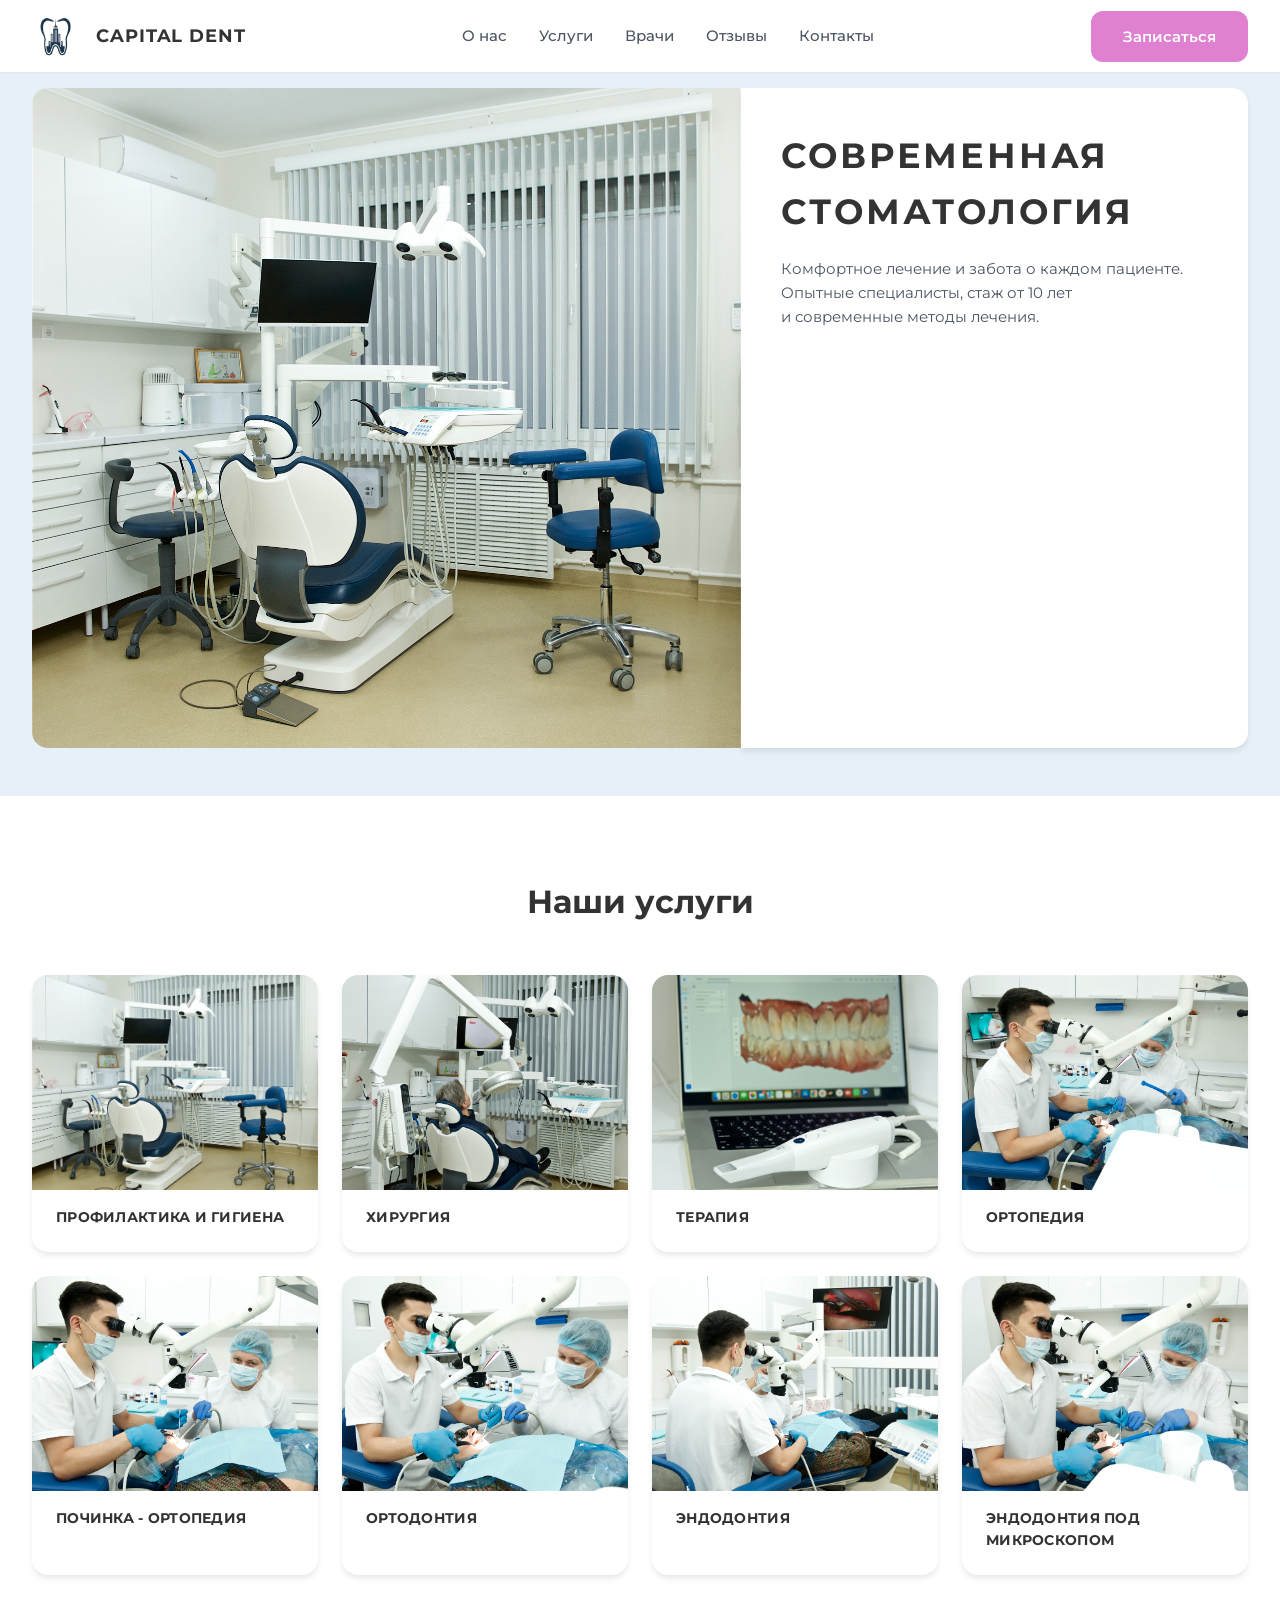
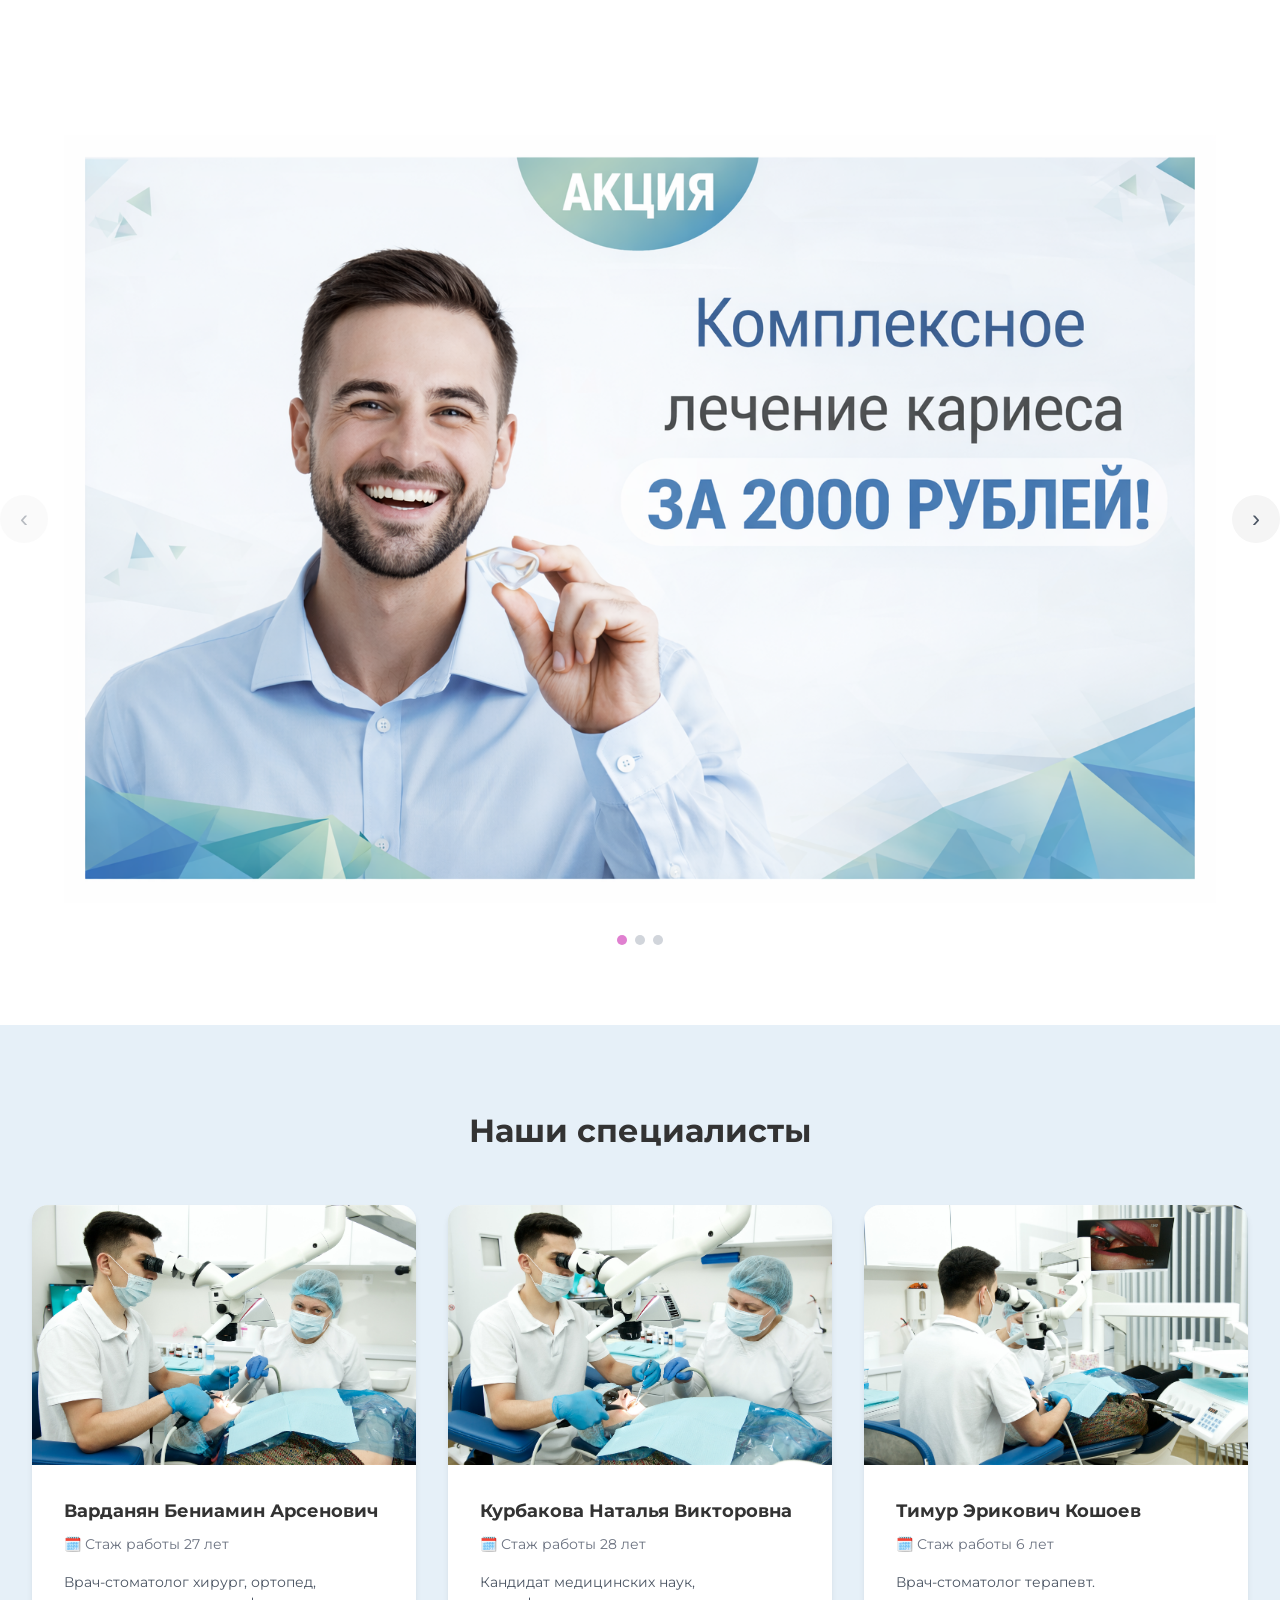
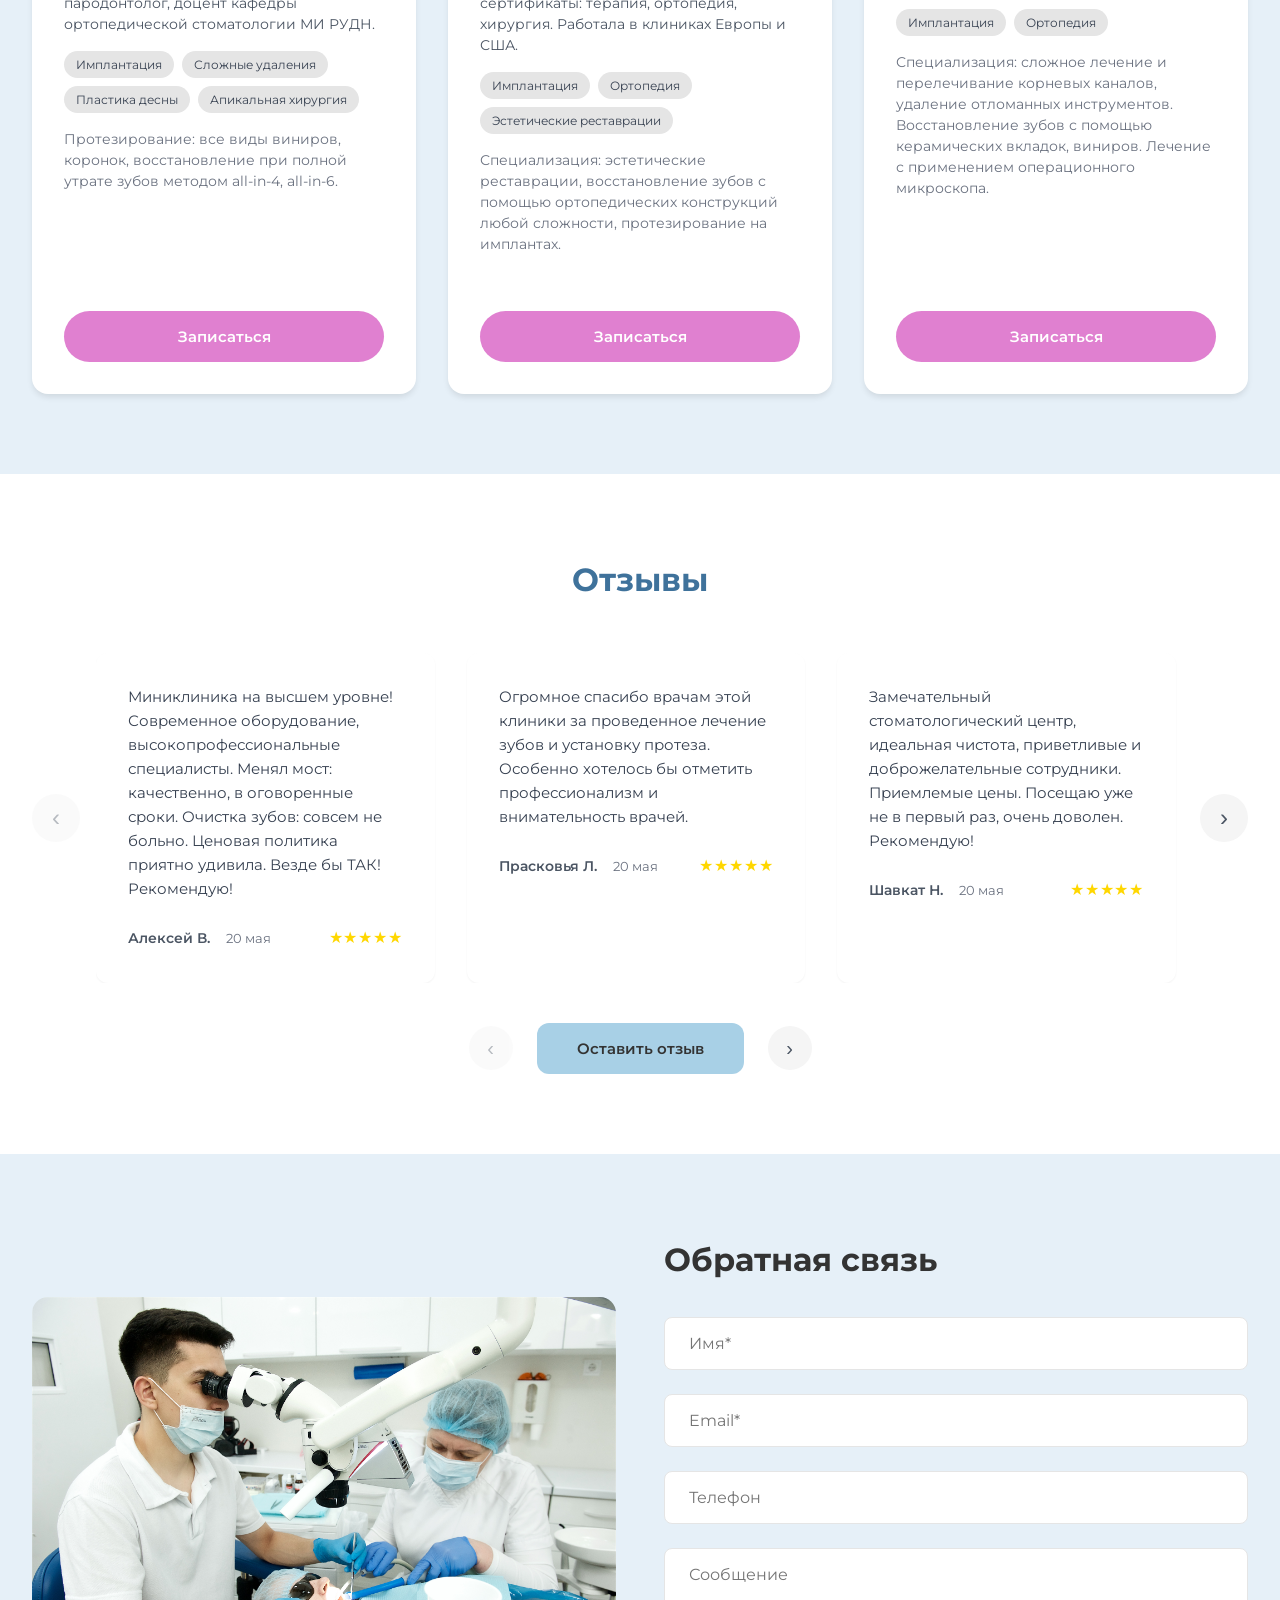
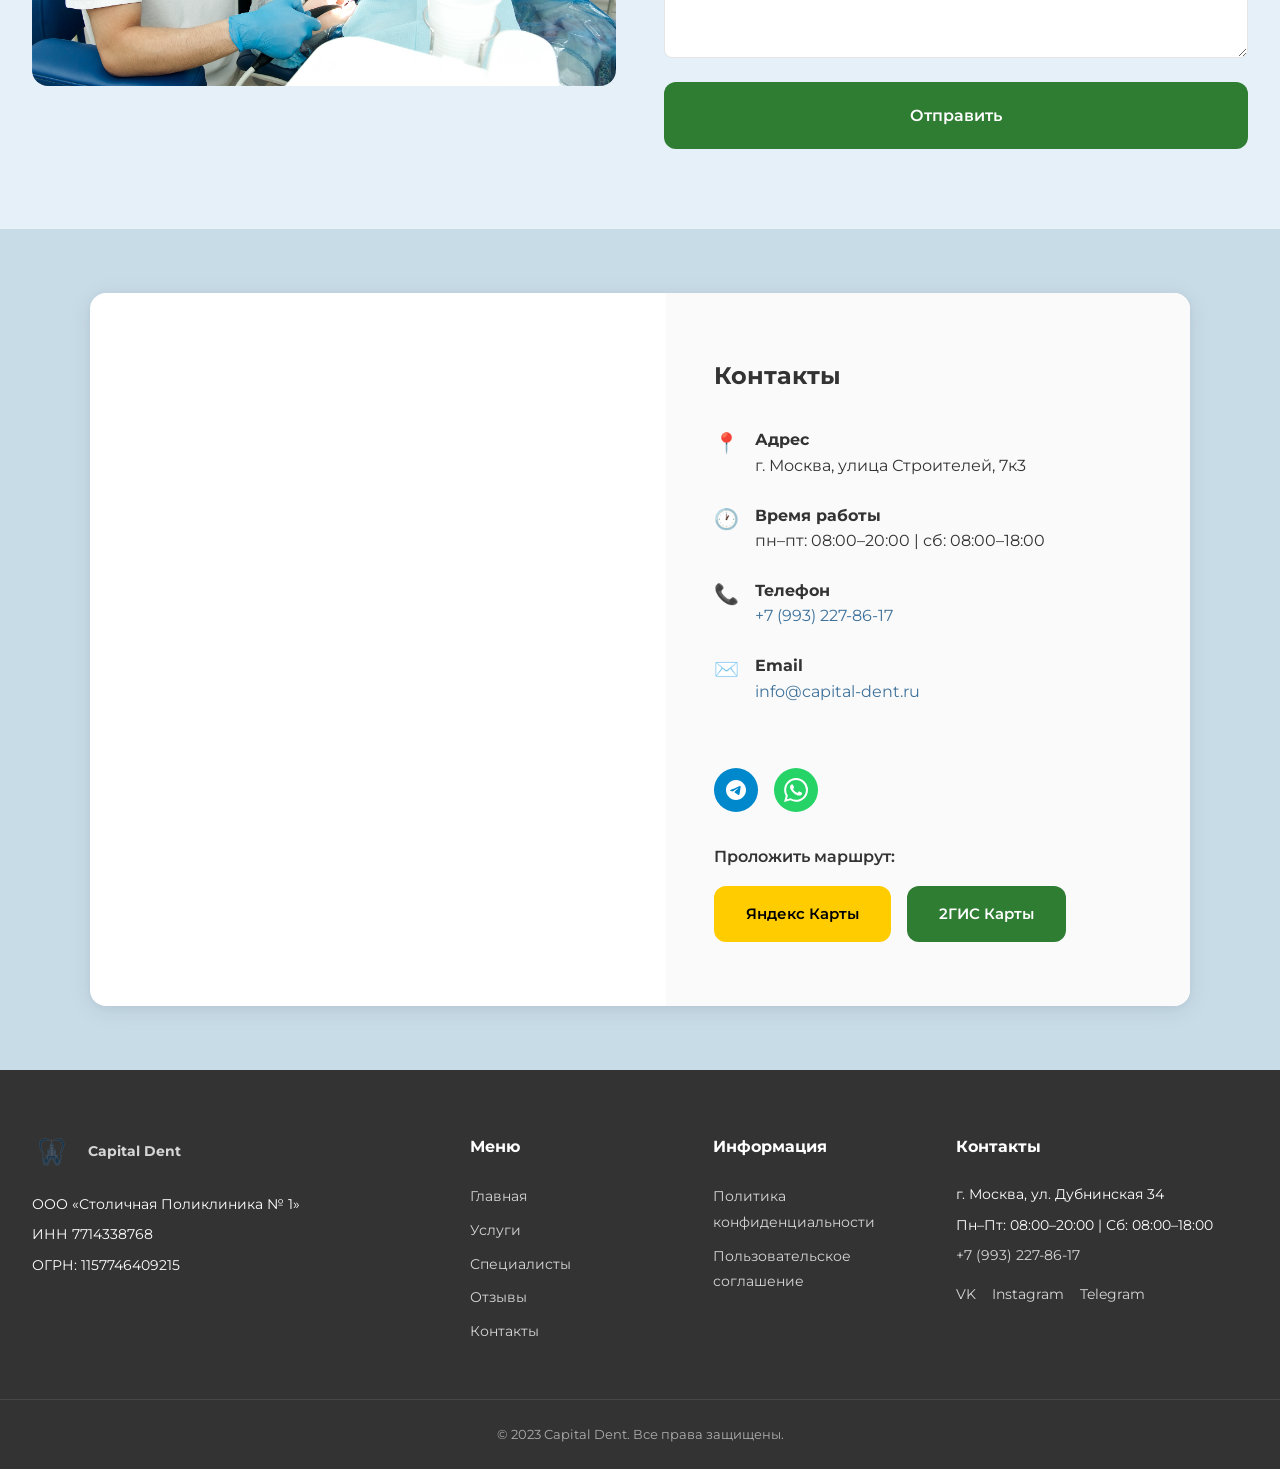
<file: index.html>
<!DOCTYPE html>
<html lang="ru">
<head>
  <meta charset="UTF-8">
  <meta name="viewport" content="width=device-width, initial-scale=1.0">
  <meta name="description" content="Capital Dent — современная стоматологическая клиника в Москве. Профессиональное лечение, имплантация, ортодонтия, профилактика. Запись на приём.">
  <title>Capital Dent — Стоматологическая клиника</title>
  <link rel="icon" type="image/png" href="img/Capital_Dent_logo.png">
  <link rel="preconnect" href="https://fonts.googleapis.com">
  <link rel="preconnect" href="https://fonts.gstatic.com" crossorigin>
  <link href="https://fonts.googleapis.com/css2?family=Montserrat:wght@400;500;600;700&display=swap" rel="stylesheet">
  <link rel="stylesheet" href="css/style.css">
</head>
<body>
  <!-- Header: фиксированный, бургер на мобильных -->
  <header class="header" id="header">
    <div class="container header__container">
      <a href="#" class="header__logo" aria-label="Capital Dent — на главную">
        <img src="img/Capital_Dent_logo.png" alt="Capital Dent" width="48" height="48">
        <div class="header__logo-text">
          <span class="header__logo-title">CAPITAL DENT</span>
        </div>
      </a>
      <nav class="header__nav" aria-label="Основное меню">
        <a href="about.html">О нас</a>
        <a href="#services">Услуги</a>
        <a href="#specialists">Врачи</a>
        <a href="#reviews">Отзывы</a>
        <a href="#contacts">Контакты</a>
      </nav>
      <button type="button" class="header__cta btn btn--primary" data-open-modal="booking" aria-label="Записаться на приём">
        Записаться
      </button>
      <button type="button" class="header__burger" id="burgerBtn" aria-label="Открыть меню" aria-expanded="false">
        <span></span><span></span><span></span>
      </button>
    </div>
    <div class="header__mobile" id="mobileMenu" aria-hidden="true">
      <nav class="header__mobile-nav">
        <a href="about.html">О нас</a>
        <a href="#services">Услуги</a>
        <a href="#specialists">Врачи</a>
        <a href="#reviews">Отзывы</a>
        <a href="#contacts">Контакты</a>
      </nav>
      <button type="button" class="header__cta btn btn--primary" data-open-modal="booking">Записаться</button>
    </div>
  </header>

  <main>
    <!-- Hero как в макете: слева фото, справа белый блок с текстом -->
    <section class="hero" id="hero">
      <div class="container hero__inner">
        <div class="hero__image">
          <img src="img/hero-slide1.jpg" alt="Современная стоматология">
        </div>
        <div class="hero__panel">
          <h1 class="hero__title">СОВРЕМЕННАЯ<br>СТОМАТОЛОГИЯ</h1>
          <p class="hero__text">
            Комфортное лечение и забота о каждом пациенте.<br>
            Опытные специалисты, стаж от 10 лет<br>
            и современные методы лечения.
          </p>
        </div>
      </div>
    </section>

    <!-- Наши услуги (как на скрине: 4×2 с фото) -->
    <section class="section services" id="services">
      <div class="container">
        <h2 class="section__title">Наши услуги</h2>
        <div class="services__grid">
          <article class="service-card">
            <div class="service-card__image">
              <img src="img/service1.jpg" alt="Профилактика и гигиена">
            </div>
            <h3 class="service-card__title">Профилактика и гигиена</h3>
          </article>

          <article class="service-card">
            <div class="service-card__image">
              <img src="img/service2.jpg" alt="Хирургия">
            </div>
            <h3 class="service-card__title">Хирургия</h3>
          </article>

          <article class="service-card">
            <div class="service-card__image">
              <img src="img/service3.jpg" alt="Терапия">
            </div>
            <h3 class="service-card__title">Терапия</h3>
          </article>

          <article class="service-card">
            <div class="service-card__image">
              <img src="img/service4.jpg" alt="Ортопедия">
            </div>
            <h3 class="service-card__title">Ортопедия</h3>
          </article>

          <article class="service-card">
            <div class="service-card__image">
              <img src="img/service5.jpg" alt="Починка - ортопедия">
            </div>
            <h3 class="service-card__title">Починка - ортопедия</h3>
          </article>

          <article class="service-card">
            <div class="service-card__image">
              <img src="img/service6.jpg" alt="Ортодонтия">
            </div>
            <h3 class="service-card__title">Ортодонтия</h3>
          </article>

          <article class="service-card">
            <div class="service-card__image">
              <img src="img/service7.jpg" alt="Эндодонтия">
            </div>
            <h3 class="service-card__title">Эндодонтия</h3>
          </article>

          <article class="service-card">
            <div class="service-card__image">
              <img src="img/service8.jpg" alt="Эндодонтия под микроскопом">
            </div>
            <h3 class="service-card__title">Эндодонтия под микроскопом</h3>
          </article>
        </div>
      </div>
    </section>

    <!-- Акции: слайдер из 3 картинок, без текста -->
    <section class="section promo" id="promo">
      <div class="promo__slider">
        <button type="button" class="promo__arrow promo__arrow--prev" id="promoPrev" aria-label="Предыдущая акция">‹</button>
        <div class="promo__track-wrap">
          <div class="promo__track" id="promoTrack">
            <div class="promo__slide">
              <img src="img/akcii1.png" alt="Акция 1">
            </div>
            <div class="promo__slide">
              <img src="img/akcii2.png" alt="Акция 2">
            </div>
            <div class="promo__slide">
              <img src="img/akcii3.png" alt="Акция 3">
            </div>
          </div>
        </div>
        <button type="button" class="promo__arrow promo__arrow--next" id="promoNext" aria-label="Следующая акция">›</button>
      </div>
      <div class="promo__dots" id="promoDots"></div>
    </section>

    <!-- Наши специалисты как в макете: три карточки в ряд на голубом фоне -->
    <section class="section specialists" id="specialists">
      <div class="container">
        <h2 class="section__title">Наши специалисты</h2>
        <div class="specialists__list">
          <article class="specialist-card">
            <div class="specialist-card__top">
              <img src="img/doctor1.jpg" alt="Варданян Бениамин Арсенович" class="specialist-card__photo specialist-card__photo--rect">
            </div>
            <div class="specialist-card__body">
              <h3 class="specialist-card__name">Варданян Бениамин Арсенович</h3>
              <p class="specialist-card__exp">🗓️ Стаж работы 27 лет</p>
              <p class="specialist-card__role">Врач-стоматолог хирург, ортопед, пародонтолог, доцент кафедры ортопедической стоматологии МИ РУДН.</p>
              <div class="specialist-card__tags">
                <span>Имплантация</span>
                <span>Сложные удаления</span>
                <span>Пластика десны</span>
                <span>Апикальная хирургия</span>
              </div>
              <p class="specialist-card__bio">Протезирование: все виды виниров, коронок, восстановление при полной утрате зубов методом all-in-4, all-in-6.</p>
            </div>
            <div class="specialist-card__footer">
              <button type="button" class="btn specialist-card__btn" data-open-modal="booking">Записаться</button>
            </div>
          </article>

          <article class="specialist-card">
            <div class="specialist-card__top">
              <img src="img/doctor2.jpg" alt="Курбакова Наталья Викторовна" class="specialist-card__photo specialist-card__photo--rect">
            </div>
            <div class="specialist-card__body">
              <h3 class="specialist-card__name">Курбакова Наталья Викторовна</h3>
              <p class="specialist-card__exp">🗓️ Стаж работы 28 лет</p>
              <p class="specialist-card__role">Кандидат медицинских наук, сертификаты: терапия, ортопедия, хирургия. Работала в клиниках Европы и США.</p>
              <div class="specialist-card__tags">
                <span>Имплантация</span>
                <span>Ортопедия</span>
                <span>Эстетические реставрации</span>
              </div>
              <p class="specialist-card__bio">Специализация: эстетические реставрации, восстановление зубов с помощью ортопедических конструкций любой сложности, протезирование на имплантах.</p>
            </div>
            <div class="specialist-card__footer">
              <button type="button" class="btn specialist-card__btn" data-open-modal="booking">Записаться</button>
            </div>
          </article>

          <article class="specialist-card">
            <div class="specialist-card__top">
              <img src="img/doctor3.jpg" alt="Тимур Эрикович Кошоев" class="specialist-card__photo specialist-card__photo--rect">
            </div>
            <div class="specialist-card__body">
              <h3 class="specialist-card__name">Тимур Эрикович Кошоев</h3>
              <p class="specialist-card__exp">🗓️ Стаж работы 6 лет</p>
              <p class="specialist-card__role">Врач-стоматолог терапевт.</p>
              <div class="specialist-card__tags">
                <span>Имплантация</span>
                <span>Ортопедия</span>
              </div>
              <p class="specialist-card__bio">Специализация: сложное лечение и перелечивание корневых каналов, удаление отломанных инструментов. Восстановление зубов с помощью керамических вкладок, виниров. Лечение с применением операционного микроскопа.</p>
            </div>
            <div class="specialist-card__footer">
              <button type="button" class="btn specialist-card__btn" data-open-modal="booking">Записаться</button>
            </div>
          </article>
        </div>
      </div>
    </section>

    <!-- Отзывы: слайдер + кнопка «Оставить отзыв» -->
    <section class="section reviews" id="reviews">
      <div class="container">
        <h2 class="section__title">Отзывы</h2>
        <div class="reviews__slider">
          <button type="button" class="reviews__arrow reviews__arrow--prev" id="revPrev" aria-label="Предыдущий отзыв">‹</button>
          <div class="reviews__track-wrap">
            <div class="reviews__track" id="revTrack">
              <blockquote class="review-card">
                <p class="review-card__text">Миниклиника на высшем уровне! Современное оборудование, высокопрофессиональные специалисты. Менял мост: качественно, в оговоренные сроки. Очистка зубов: совсем не больно. Ценовая политика приятно удивила. Везде бы ТАК! Рекомендую!</p>
                <footer class="review-card__footer">
                  <cite class="review-card__author">Алексей В.</cite>
                  <span class="review-card__meta">20 мая</span>
                  <span class="review-card__stars">★★★★★</span>
                </footer>
              </blockquote>
              <blockquote class="review-card">
                <p class="review-card__text">Огромное спасибо врачам этой клиники за проведенное лечение зубов и установку протеза. Особенно хотелось бы отметить профессионализм и внимательность врачей.</p>
                <footer class="review-card__footer">
                  <cite class="review-card__author">Прасковья Л.</cite>
                  <span class="review-card__meta">20 мая</span>
                  <span class="review-card__stars">★★★★★</span>
                </footer>
              </blockquote>
              <blockquote class="review-card">
                <p class="review-card__text">Замечательный стоматологический центр, идеальная чистота, приветливые и доброжелательные сотрудники. Приемлемые цены. Посещаю уже не в первый раз, очень доволен. Рекомендую!</p>
                <footer class="review-card__footer">
                  <cite class="review-card__author">Шавкат Н.</cite>
                  <span class="review-card__meta">20 мая</span>
                  <span class="review-card__stars">★★★★★</span>
                </footer>
              </blockquote>
              <blockquote class="review-card">
                <p class="review-card__text">Спасибо большое за профессиональное лечение зуба. Все наглядно показали и рассказали, дали рекомендации. В клинике чисто и уютно.</p>
                <footer class="review-card__footer">
                  <cite class="review-card__author">Алексей Ч.</cite>
                  <span class="review-card__meta">20 мая</span>
                  <span class="review-card__stars">★★★★★</span>
                </footer>
              </blockquote>
              <blockquote class="review-card">
                <p class="review-card__text">Благодарю за работу и заботу! Все на высшем уровне профессионализма, удобства, спокойствия и прекрасного результата!</p>
                <footer class="review-card__footer">
                  <cite class="review-card__author">Людмила Я.</cite>
                  <span class="review-card__meta">20 мая</span>
                  <span class="review-card__stars">★★★★★</span>
                </footer>
              </blockquote>
              <blockquote class="review-card">
                <p class="review-card__text">Замечательная клиника с индивидуальным подходом и высококлассными специалистами!</p>
                <footer class="review-card__footer">
                  <cite class="review-card__author">Елена М.</cite>
                  <span class="review-card__meta">20 мая</span>
                  <span class="review-card__stars">★★★★★</span>
                </footer>
              </blockquote>
              <blockquote class="review-card">
                <p class="review-card__text">Недавно посетил стоматологию и остался очень доволен! Врачи — настоящие профессионалы. Полное обследование, профессиональная чистка, лечение кариеса. Всё объяснили на каждом этапе. Результат потрясающий! Рекомендую!</p>
                <footer class="review-card__footer">
                  <cite class="review-card__author">Андрей Ц.</cite>
                  <span class="review-card__meta">20 мая</span>
                  <span class="review-card__stars">★★★★★</span>
                </footer>
              </blockquote>
              <blockquote class="review-card">
                <p class="review-card__text">Прекрасная клиника! Устанавливал имплантаты Osstem — всё прошло великолепно. Огромное спасибо врачам! Материалы, стоимость и чистота на высоте. Однозначно рекомендую!</p>
                <footer class="review-card__footer">
                  <cite class="review-card__author">Денис Т.</cite>
                  <span class="review-card__meta">20 мая</span>
                  <span class="review-card__stars">★★★★★</span>
                </footer>
              </blockquote>
            </div>
          </div>
          <button type="button" class="reviews__arrow reviews__arrow--next" id="revNext" aria-label="Следующий отзыв">›</button>
        </div>
        <div class="reviews__nav">
          <button type="button" class="reviews__arrow reviews__arrow--prev reviews__arrow--nav" id="revPrevNav" aria-label="Предыдущий">‹</button>
          <button type="button" class="btn btn--reviews-cta" id="openReviewBtn" data-open-modal="booking">Оставить отзыв</button>
          <button type="button" class="reviews__arrow reviews__arrow--next reviews__arrow--nav" id="revNextNav" aria-label="Следующий">›</button>
        </div>
      </div>
    </section>

    <!-- Форма обратной связи -->
    <section class="section feedback" id="feedback">
      <div class="container feedback__inner">
        <div class="feedback__image">
          <img src="img/feedback.jpg" alt="Администратор клиники">
        </div>
        <div class="feedback__form-wrap">
          <h2 class="section__title">Обратная связь</h2>
          <form class="form form--feedback" id="feedbackForm" method="post" action="#" novalidate>
            <input type="text" name="name" placeholder="Имя*" required autocomplete="name">
            <input type="email" name="email" placeholder="Email*" required autocomplete="email">
            <input type="tel" name="phone" placeholder="Телефон" autocomplete="tel">
            <textarea name="message" placeholder="Сообщение" rows="4"></textarea>
            <input type="text" name="website" class="form__hp" tabindex="-1" autocomplete="off" aria-hidden="true">
            <button type="submit" class="btn btn--success btn--lg">Отправить</button>
          </form>
          <div class="feedback__success" id="feedbackSuccess" hidden>
            <p>✅ Спасибо! Ваше сообщение отправлено. Мы свяжемся с вами в ближайшее время.</p>
          </div>
        </div>
      </div>
    </section>

    <!-- Контакты и карта -->
    <section class="section contacts" id="contacts">
      <div class="contacts__inner">
        <div class="contacts__map">
          <iframe
            src="https://yandex.ru/map-widget/v1/?ll=37.553869%2C55.700678&amp;z=16&amp;pt=37.553869,55.700678&amp;lang=ru_RU&amp;scroll=true"
            title="Карта: Capital Dent, Москва, ул. Строителей 7к3"
            width="100%"
            height="100%"
            allowfullscreen
            loading="lazy"
            referrerpolicy="no-referrer-when-downgrade"
          ></iframe>
        </div>
        <div class="contacts__info">
          <h2 class="section__title">Контакты</h2>
          <ul class="contacts__list">
            <li>
              <span class="contacts__icon">📍</span>
              <div><strong>Адрес</strong><br>г. Москва, улица Строителей, 7к3</div>
            </li>
            <li>
              <span class="contacts__icon">🕐</span>
              <div><strong>Время работы</strong><br>пн–пт: 08:00–20:00 | сб: 08:00–18:00</div>
            </li>
            <li>
              <span class="contacts__icon">📞</span>
              <div><strong>Телефон</strong><br><a href="tel:+79932278617">+7 (993) 227-86-17</a></div>
            </li>
            <li>
              <span class="contacts__icon">✉️</span>
              <div><strong>Email</strong><br><a href="mailto:info@capital-dent.ru">info@capital-dent.ru</a></div>
            </li>
          </ul>
          <div class="contacts__messengers">
            <a href="https://t.me/capitaldent" class="contacts__messenger" target="_blank" rel="noopener noreferrer" aria-label="Telegram">
              <svg width="24" height="24" viewBox="0 0 24 24" fill="currentColor" aria-hidden="true"><path d="M12 2C6.48 2 2 6.48 2 12s4.48 10 10 10 10-4.48 10-10S17.52 2 12 2zm4.64 6.8c-.15 1.58-.8 5.42-1.13 7.19-.14.75-.42 1-.69 1.03-.58.05-1.02-.38-1.58-.75-.88-.58-1.38-.94-2.23-1.5-.99-.65-.35-1.01.22-1.59.15-.15 2.71-2.48 2.76-2.69a.2.2 0 00-.05-.18c-.06-.05-.14-.03-.21-.02-.09.02-1.49.95-4.22 2.79-.4.27-.76.41-1.08.4-.36-.01-1.04-.2-1.55-.37-.63-.2-1.12-.31-1.08-.66.02-.18.27-.36.74-.55 2.92-1.27 4.86-2.11 5.83-2.51 2.78-1.16 3.35-1.36 3.73-1.36.08 0 .27.02.39.12.1.08.13.19.14.27-.01.06.01.24 0 .38z"/></svg>
            </a>
            <a href="https://wa.me/79932278617" class="contacts__messenger" target="_blank" rel="noopener noreferrer" aria-label="WhatsApp">
              <svg width="24" height="24" viewBox="0 0 24 24" fill="currentColor" aria-hidden="true"><path d="M17.472 14.382c-.297-.149-1.758-.867-2.03-.967-.273-.099-.471-.148-.67.15-.197.297-.767.966-.94 1.164-.173.199-.347.223-.644.075-.297-.15-1.255-.463-2.39-1.475-.883-.788-1.48-1.761-1.653-2.059-.173-.297-.018-.458.13-.606.134-.133.298-.347.446-.52.149-.174.198-.298.298-.497.099-.198.05-.371-.025-.52-.075-.149-.669-1.612-.916-2.207-.242-.579-.487-.5-.669-.51-.173-.008-.371-.01-.57-.01-.198 0-.52.074-.792.372-.272.297-1.04 1.016-1.04 2.479 0 1.462 1.065 2.875 1.213 3.074.149.198 2.096 3.2 5.077 4.487.709.306 1.262.489 1.694.625.712.227 1.36.195 1.871.118.571-.085 1.758-.719 2.006-1.413.248-.694.248-1.289.173-1.413-.074-.124-.272-.198-.57-.347m-5.421 7.403h-.004a9.87 9.87 0 01-5.031-1.378l-.361-.214-3.741.982.998-3.648-.235-.374a9.86 9.86 0 01-1.51-5.26c.001-5.45 4.436-9.884 9.888-9.884 2.64 0 5.122 1.03 6.988 2.898a9.825 9.825 0 012.893 6.994c-.003 5.45-4.437 9.884-9.885 9.884m8.413-18.297A11.815 11.815 0 0012.05 0C5.495 0 .16 5.335.157 11.892c0 2.096.547 4.142 1.588 5.945L.057 24l6.305-1.654a11.882 11.882 0 005.683 1.448h.005c6.554 0 11.89-5.335 11.893-11.893a11.821 11.821 0 00-3.48-8.413z"/></svg>
            </a>
          </div>
          <h3 class="contacts__routes-title">Проложить маршрут:</h3>
          <div class="contacts__routes">
            <a href="https://yandex.ru/maps/?text=Москва+улица+Строителей+7к3" class="btn btn--yandex" target="_blank" rel="noopener noreferrer">Яндекс Карты</a>
            <a href="https://2gis.ru/moscow/search/Строителей%207к3" class="btn btn--2gis" target="_blank" rel="noopener noreferrer">2ГИС Карты</a>
          </div>
        </div>
      </div>
    </section>
  </main>

  <!-- Footer -->
  <footer class="footer">
    <div class="container footer__container">
      <div class="footer__col footer__col--logo">
        <a href="#" class="footer__logo">
          <img src="img/Capital_Dent_logo.png" alt="" width="40" height="40">
          <span>Capital Dent</span>
        </a>
        <div class="footer__company">
          <p>ООО «Столичная Поликлиника № 1»</p>
          <p>ИНН 7714338768</p>
          <p>ОГРН: 1157746409215</p>
        </div>
      </div>
      <div class="footer__col">
        <h3 class="footer__heading">Меню</h3>
        <ul>
          <li><a href="#hero">Главная</a></li>
          <li><a href="#services">Услуги</a></li>
          <li><a href="#specialists">Специалисты</a></li>
          <li><a href="#reviews">Отзывы</a></li>
          <li><a href="#contacts">Контакты</a></li>
        </ul>
      </div>
      <div class="footer__col">
        <h3 class="footer__heading">Информация</h3>
        <ul>
          <li><a href="#">Политика конфиденциальности</a></li>
          <li><a href="#">Пользовательское соглашение</a></li>
        </ul>
      </div>
      <div class="footer__col footer__col--contacts">
        <h3 class="footer__heading">Контакты</h3>
        <p>г. Москва, ул. Дубнинская 34</p>
        <p>Пн–Пт: 08:00–20:00 | Сб: 08:00–18:00</p>
        <p><a href="tel:+79932278617">+7 (993) 227-86-17</a></p>
        <div class="footer__social">
          <a href="#" aria-label="ВКонтакте">VK</a>
          <a href="#" aria-label="Instagram">Instagram</a>
          <a href="#" aria-label="Telegram">Telegram</a>
        </div>
      </div>
    </div>
    <div class="footer__bottom">
      <div class="container">
        <p class="footer__copy">© 2023 Capital Dent. Все права защищены.</p>
      </div>
    </div>
  </footer>

  <!-- Модальное окно записи -->
  <div class="modal" id="modalBooking" role="dialog" aria-modal="true" aria-labelledby="modalBookingTitle" aria-hidden="true">
    <div class="modal__backdrop" data-close-modal></div>
    <div class="modal__box">
      <button type="button" class="modal__close" data-close-modal aria-label="Закрыть">×</button>
      <h2 class="modal__title" id="modalBookingTitle">Записаться на приём</h2>
      <form class="form form--modal" id="bookingForm" method="post" action="#" novalidate>
        <input type="text" name="name" placeholder="Имя*" required autocomplete="name">
        <input type="tel" name="phone" placeholder="Телефон*" required autocomplete="tel">
        <input type="email" name="email" placeholder="Email" autocomplete="email">
        <textarea name="comment" placeholder="Удобное время или комментарий" rows="3"></textarea>
        <input type="text" name="website" class="form__hp" tabindex="-1" autocomplete="off" aria-hidden="true">
        <button type="submit" class="btn btn--primary btn--lg">Отправить заявку</button>
      </form>
      <div class="modal__success" id="bookingSuccess" hidden>
        <p>✅ Спасибо! Ваша заявка принята. Наш администратор свяжется с вами для подтверждения записи.</p>
      </div>
    </div>
  </div>

  <script src="js/main.js"></script>
</body>
</html>
</file>
<file: css/style.css>
/* ============================================
   Capital Dent — точное соответствие PDF макету
   ============================================ */

   :root {
    --color-white: #fff;
    --color-gray-50: #fafafa;
    --color-gray-100: #f5f5f5;
    --color-gray-200: #e5e5e5;
    --color-gray-300: #d1d5db;
    --color-gray-400: #9ca3af;
    --color-gray-500: #6b7280;
    --color-gray-600: #6b7280;
    --color-gray-700: #4b5563;
    --color-gray-800: #374151;
    --color-gray-900: #333333;
    /* Кнопки «Записаться» — розово-фиолетовый, без градиента */
    --color-primary: #E080D0;
    --color-primary-hover: #d06bc4;
    --color-success: #2e7d32;
    --color-blue-light: #E6F0F8;
    --color-blue-light-dark: #c8dce8;
    --color-blue-medium: #7dd3fc;
    --color-star: #FFD700;
    /* Акции: метка «АКЦИЯ» */
    --color-promo-green: #98D4BC;
    /* Отзывы: заголовок и кнопка «Оставить отзыв» */
    --color-reviews-title: #3F729B;
    --color-reviews-cta: #A8D0E6;
    --color-reviews-cta-hover: #8fc0dc;
    /* Мессенджеры в контактах */
    --color-telegram: #0088cc;
    --color-whatsapp: #25D366;
  
    --space-1: 8px;
    --space-2: 16px;
    --space-3: 24px;
    --space-4: 32px;
    --space-5: 40px;
    --space-6: 48px;
    --space-8: 64px;
    --space-10: 80px;
  
    --radius-sm: 8px;
    --radius-md: 12px;
    --radius-lg: 16px;
    --radius-full: 9999px;
  
    --shadow-sm: 0 1px 2px rgba(0, 0, 0, 0.05);
    --shadow-md: 0 4px 6px -1px rgba(0, 0, 0, 0.1);
    --shadow-lg: 0 10px 15px -3px rgba(0, 0, 0, 0.1);
  
    --font: 'Montserrat', -apple-system, BlinkMacSystemFont, 'Segoe UI', sans-serif;
    --transition: 0.2s ease;
  }
  
  *,
  *::before,
  *::after {
    box-sizing: border-box;
  }
  
  html {
    scroll-behavior: smooth;
  }
  
  body {
    margin: 0;
    font-family: var(--font);
    font-size: 16px;
    line-height: 1.6;
    color: var(--color-gray-900);
    background: var(--color-white);
  }
  
  img {
    max-width: 100%;
    height: auto;
    display: block;
  }
  
  a {
    color: inherit;
    text-decoration: none;
  }
  
  a:hover {
    text-decoration: underline;
  }
  
  .container {
    width: 100%;
    max-width: 1500px;
    margin: 0 auto;
    padding: 0 var(--space-3);
  }
  
  @media (min-width: 768px) {
    .container {
      padding: 0 var(--space-4);
    }
  }
  
  /* ----- Header ----- */
  .header {
    position: fixed;
    top: 0;
    left: 0;
    right: 0;
    z-index: 1000;
    background: var(--color-white);
    box-shadow: var(--shadow-sm);
  }
  
  .header__container {
    display: flex;
    align-items: center;
    justify-content: space-between;
    gap: var(--space-3);
    min-height: 72px;
  }
  
  .header__logo {
    display: flex;
    align-items: center;
    gap: var(--space-2);
    text-decoration: none;
  }
  
  .header__logo:hover {
    text-decoration: none;
  }
  
  .header__logo img {
    width: 48px;
    height: 48px;
  }
  
  .header__logo-title {
    font-size: 1.125rem;
    font-weight: 700;
    color: var(--color-gray-900);
    letter-spacing: 0.05em;
  }
  
  .header__nav {
    display: none;
    gap: var(--space-4);
  }
  
  .header__nav a {
    font-size: 0.9375rem;
    font-weight: 500;
    color: var(--color-gray-700);
  }
  
  .header__nav a:hover {
    color: var(--color-primary);
    text-decoration: none;
  }
  
  .header__cta {
    display: none;
  }
  
  .header__burger {
    display: flex;
    flex-direction: column;
    justify-content: center;
    gap: 5px;
    width: 44px;
    height: 44px;
    padding: 0;
    border: none;
    background: transparent;
    cursor: pointer;
  }
  
  .header__burger span {
    display: block;
    width: 24px;
    height: 2px;
    background: var(--color-gray-800);
    transition: var(--transition);
  }
  
  .header__burger[aria-expanded="true"] span:nth-child(1) {
    transform: translateY(7px) rotate(45deg);
  }
  
  .header__burger[aria-expanded="true"] span:nth-child(2) {
    opacity: 0;
  }
  
  .header__burger[aria-expanded="true"] span:nth-child(3) {
    transform: translateY(-7px) rotate(-45deg);
  }
  
  .header__mobile {
    position: fixed;
    top: 72px;
    left: 0;
    right: 0;
    bottom: 0;
    background: var(--color-white);
    padding: var(--space-6);
    display: flex;
    flex-direction: column;
    gap: var(--space-4);
    transform: translateX(100%);
    transition: transform 0.3s ease;
    overflow-y: auto;
    z-index: 999;
  }
  
  .header__mobile.is-open {
    transform: translateX(0);
  }
  
  .header__mobile-nav {
    display: flex;
    flex-direction: column;
    gap: var(--space-2);
  }
  
  .header__mobile-nav a {
    font-size: 1.125rem;
    font-weight: 500;
    padding: var(--space-2) 0;
  }
  
  @media (min-width: 1024px) {
    .header__nav {
      display: flex;
    }
  
    .header__cta {
      display: inline-flex;
    }
  
    .header__burger {
      display: none;
    }
  
    .header__mobile {
      display: none;
    }
  }
  
  /* ----- Кнопки ----- */
  .btn {
    display: inline-flex;
    align-items: center;
    justify-content: center;
    gap: var(--space-1);
    padding: var(--space-2) var(--space-4);
    font-family: var(--font);
    font-size: 0.9375rem;
    font-weight: 600;
    border: none;
    border-radius: var(--radius-md);
    cursor: pointer;
    transition: background-color var(--transition), transform 0.1s;
    text-decoration: none;
  }
  
  .btn:hover {
    text-decoration: none;
  }
  
  .btn--primary {
    background: var(--color-primary);
    color: var(--color-white);
  }
  
  .btn--primary:hover {
    background: var(--color-primary-hover);
  }
  
  .btn--hero {
    background: rgba(255, 255, 255, 0.2);
    color: var(--color-white);
    border: 2px solid var(--color-white);
    backdrop-filter: blur(8px);
  }
  
  .btn--hero:hover {
    background: var(--color-white);
    color: var(--color-gray-900);
  }
  
  .btn--promo {
    background: var(--color-primary);
    color: var(--color-white);
    padding: var(--space-3) var(--space-5);
    font-size: 1rem;
    border-radius: var(--radius-full);
  }
  
  .btn--promo:hover {
    background: var(--color-primary-hover);
  }
  
  .btn--success {
    background: var(--color-success);
    color: var(--color-white);
  }
  
  .btn--yandex {
    background: #FFCC00;
    color: #000;
  }
  .btn--yandex:hover {
    background: #e6b800;
  }
  
  .btn--2gis {
    background: #2e7d32;
    color: var(--color-white);
  }
  
  .btn--outline {
    background: transparent;
    border: 2px solid var(--color-primary);
    color: var(--color-primary);
  }
  
  .btn--lg {
    padding: var(--space-3) var(--space-5);
    font-size: 1rem;
  }
  
  .btn--sm {
    padding: var(--space-1) var(--space-3);
    font-size: 0.875rem;
  }
  
  /* ----- Секции ----- */
  .section {
    padding: var(--space-8) 0;
  }
  
  .section__title {
    margin: 0 0 var(--space-6);
    font-size: clamp(1.5rem, 4vw, 2rem);
    font-weight: 700;
    text-align: center;
  }
  
  @media (min-width: 768px) {
    .section {
      padding: var(--space-10) 0;
    }
  }
  
  /* ----- Hero как в макете: слева фото, справа белый блок ----- */
  .hero {
  padding-top: 88px;
  padding-bottom: var(--space-6);
  background: var(--color-blue-light);
  }
  
  .hero__inner {
    display: grid;
  gap: 0;
  align-items: stretch;
  min-height: 380px;
  }
  
  .hero__image {
  border-radius: var(--radius-lg) 0 0 var(--radius-lg);
    overflow: hidden;
  }
  
  .hero__image img {
    width: 100%;
    height: 100%;
    max-height: 660px;
    object-fit: cover;
  }
  
  .hero__panel {
    background: var(--color-white);
  border-radius: 0 var(--radius-lg) var(--radius-lg) 0;
    box-shadow: var(--shadow-md);
    padding: var(--space-5);
    display: flex;
    flex-direction: column;
  }
  
  .hero__title {
  margin: 0 0 var(--space-2);
    font-size: clamp(1.8rem, 3vw, 2.2rem);
    font-weight: 700;
    letter-spacing: 0.08em;
  }
  
  .hero__text {
    margin: 0 0 var(--space-4);
    font-size: 0.9375rem;
    color: var(--color-gray-700);
  }
  
  @media (min-width: 900px) {
    .hero__inner {
    grid-template-columns: 1.4fr 1fr;
    }
  }
  
  /* ----- Услуги (сетка 3×2) ----- */
  .services__grid {
    display: grid;
    grid-template-columns: repeat(2, minmax(0, 1fr));
    gap: var(--space-3);
  }
  
  .service-card {
    background: var(--color-white);
    border-radius: var(--radius-lg);
    box-shadow: var(--shadow-md);
    overflow: hidden;
    transition: transform var(--transition), box-shadow var(--transition);
  }
  
  .service-card:hover {
    transform: translateY(-4px);
    box-shadow: var(--shadow-lg);
  }
  
  .service-card__image {
    width: 100%;
    aspect-ratio: 4 / 3;
    overflow: hidden;
  }
  
  .service-card__image img {
    width: 100%;
    height: 100%;
    object-fit: cover;
  }
  
  .service-card__icon {
    display: none;
  }
  
  .service-card__title {
    margin: var(--space-2) var(--space-3) var(--space-3);
    font-size: 0.875rem;
    font-weight: 700;
    color: var(--color-gray-900);
    text-transform: uppercase;
    letter-spacing: 0.02em;
    text-align: left;
  }
  
  @media (min-width: 600px) {
    .services__grid {
      grid-template-columns: repeat(3, minmax(0, 1fr));
    }
  }
  
  @media (min-width: 1024px) {
    .services__grid {
      grid-template-columns: repeat(4, minmax(0, 1fr));
    }
  }
  
  /* ----- Акции: слайдер из 3 картинок, без текста ----- */
  .promo {
    padding-left: 0;
    padding-right: 0;
  }

  .promo__slider {
    display: flex;
    align-items: center;
    gap: var(--space-2);
  }

  .promo__arrow {
    flex-shrink: 0;
    width: 48px;
    height: 48px;
    display: flex;
    align-items: center;
    justify-content: center;
    font-size: 1.5rem;
    color: var(--color-gray-700);
    background: var(--color-gray-100);
    border: none;
    border-radius: 50%;
    cursor: pointer;
    z-index: 1;
  }

  .promo__arrow:hover:not(:disabled) {
    background: var(--color-gray-200);
  }

  .promo__arrow:disabled {
    opacity: 0.4;
    cursor: not-allowed;
  }

  .promo__track-wrap {
    overflow: hidden;
    flex: 1;
  }

  .promo__track {
    display: flex;
    transition: transform 0.3s ease;
  }

  .promo__slide {
    flex: 0 0 100%;
    width: 100%;
  }

  .promo__slide img {
    width: 100%;
    height: auto;
    display: block;
    vertical-align: top;
  }

  .promo__dots {
    display: flex;
    justify-content: center;
    gap: var(--space-1);
    margin-top: var(--space-4);
  }

  .promo__dots span {
    width: 10px;
    height: 10px;
    border-radius: 50%;
    background: var(--color-gray-300);
    cursor: pointer;
    transition: background var(--transition);
  }

  .promo__dots span.is-active {
    background: var(--color-primary);
  }

/* ----- Специалисты как в макете ----- */
.specialists {
  background: var(--color-blue-light);
}

.specialists__list {
  display: grid;
  grid-template-columns: 1fr;
  gap: var(--space-4);
}

.specialist-card {
  display: flex;
  flex-direction: column;
  height: 100%;
  background: var(--color-white);
  border-radius: var(--radius-lg);
  box-shadow: var(--shadow-md);
  overflow: hidden;
}

.specialist-card__top {
  background: var(--color-blue-light);
}

.specialist-card__photo {
  width: 100%;
  height: 260px;
  object-fit: cover;
}

.specialist-card__body {
  padding: var(--space-4);
  text-align: left;
  flex: 1; /* чтобы кнопка была в самом низу карточки */
}
  
  .specialist-card__name {
    margin: 0 0 var(--space-1);
    font-size: 1.125rem;
    font-weight: 700;
  }
  
  .specialist-card__exp {
    margin: 0 0 var(--space-2);
    font-size: 0.875rem;
    color: var(--color-gray-600);
  }
  
  .specialist-card__role {
    margin: 0 0 var(--space-2);
    font-size: 0.875rem;
    color: var(--color-gray-700);
    line-height: 1.5;
  }
  
  .specialist-card__tags {
    display: flex;
    flex-wrap: wrap;
  justify-content: flex-start;
    gap: var(--space-1);
    margin-bottom: var(--space-2);
  }
  
  .specialist-card__tags span {
    padding: 4px 12px;
    font-size: 0.75rem;
    color: var(--color-gray-800);
    background: var(--color-gray-200);
    border-radius: var(--radius-full);
  }
  
  .specialist-card__bio {
    margin: 0 0 var(--space-3);
    font-size: 0.875rem;
    color: var(--color-gray-600);
    line-height: 1.5;
  }
  
.specialist-card__footer {
  padding: 0 var(--space-4) var(--space-4);
}

.specialist-card__btn {
  width: 100%;
  justify-content: center;
  background: var(--color-primary);
  color: var(--color-white);
  border-radius: var(--radius-full);
}

.specialist-card__btn:hover {
  background: var(--color-primary-hover);
}

@media (min-width: 768px) {
  .specialists__list {
    grid-template-columns: repeat(3, minmax(0, 1fr));
  }
}
  
  /* ----- Отзывы: слайдер ----- */
  .reviews .section__title {
    color: var(--color-reviews-title);
  }

  .reviews__slider {
    display: flex;
    align-items: stretch;
    gap: var(--space-2);
  }

  .reviews__arrow {
    flex-shrink: 0;
    width: 48px;
    height: 48px;
    display: flex;
    align-items: center;
    justify-content: center;
    font-size: 1.5rem;
    color: var(--color-gray-700);
    background: var(--color-gray-100);
    border: none;
    border-radius: 50%;
    cursor: pointer;
    align-self: center;
  }

  .reviews__arrow:hover:not(:disabled) {
    background: var(--color-gray-200);
  }

  .reviews__arrow:disabled {
    opacity: 0.4;
    cursor: not-allowed;
  }

  .reviews__track-wrap {
    overflow: hidden;
    flex: 1;
  }

  .reviews__track {
    display: flex;
    gap: var(--space-4);
    transition: transform 0.3s ease;
  }

  .review-card {
    flex: 0 0 100%;
    min-width: 0;
    margin: 0;
    padding: var(--space-4);
    background: var(--color-white);
    border-radius: var(--radius-md);
    box-shadow: var(--shadow-sm);
  }

  .review-card__text {
    margin: 0 0 var(--space-3);
    font-size: 0.9375rem;
    line-height: 1.6;
    color: var(--color-gray-800);
  }

  .review-card__footer {
    display: flex;
    align-items: center;
    flex-wrap: wrap;
    gap: var(--space-2);
  }

  .review-card__author {
    font-size: 0.875rem;
    color: var(--color-gray-700);
    font-style: normal;
    font-weight: 600;
  }

  .review-card__meta {
    font-size: 0.8125rem;
    color: var(--color-gray-500);
  }

  .review-card__stars {
    margin-left: auto;
    color: var(--color-star);
    font-size: 1rem;
    letter-spacing: 0.05em;
  }

  .reviews__nav {
    display: flex;
    align-items: center;
    justify-content: center;
    gap: var(--space-3);
    margin-top: var(--space-5);
  }

  .reviews__arrow--nav {
    width: 44px;
    height: 44px;
    font-size: 1.25rem;
  }

  .btn--reviews-cta {
    background: var(--color-reviews-cta);
    color: var(--color-gray-900);
    padding: var(--space-2) var(--space-5);
    border-radius: var(--radius-md);
  }

  .btn--reviews-cta:hover {
    background: var(--color-reviews-cta-hover);
  }

  @media (min-width: 768px) {
    .review-card {
      flex: 0 0 calc(50% - var(--space-2));
    }
  }

  @media (min-width: 1024px) {
    .review-card {
      flex: 0 0 calc(33.333% - var(--space-3));
    }
  }
  
  /* ----- Форма обратной связи ----- */
  .feedback {
    background: var(--color-blue-light);
  }
  
  .feedback__inner {
    display: grid;
    gap: var(--space-6);
    align-items: center;
  }
  
  .feedback__image img {
    border-radius: var(--radius-lg);
  }
  
  .feedback__form-wrap .section__title {
    text-align: left;
    margin-bottom: var(--space-4);
  }
  
  .form {
    display: flex;
    flex-direction: column;
    gap: var(--space-3);
  }
  
  .form input[type="text"],
  .form input[type="email"],
  .form input[type="tel"],
  .form textarea {
    width: 100%;
    padding: var(--space-2) var(--space-3);
    font-family: var(--font);
    font-size: 1rem;
    background: var(--color-white);
    border: 1px solid var(--color-gray-200);
    border-radius: var(--radius-sm);
    transition: border-color var(--transition);
  }
  
  .form input:focus,
  .form textarea:focus {
    outline: none;
    border-color: var(--color-primary);
  }
  
  .form textarea {
    resize: vertical;
  }
  
  .form__hp {
    position: absolute;
    left: -9999px;
    opacity: 0;
  }
  
  .feedback__success {
    padding: var(--space-4);
    background: var(--color-success);
    color: var(--color-white);
    border-radius: var(--radius-md);
    text-align: center;
  }
  
  @media (min-width: 768px) {
    .feedback__inner {
      grid-template-columns: 1fr 1fr;
    }
  }
  
  /* ----- Контакты ----- */
  .contacts {
    padding: var(--space-6) var(--space-3);
    background: var(--color-blue-light-dark);
  }
  
  .contacts__inner {
    max-width: 1100px;
    margin: 0 auto;
    display: grid;
    grid-template-columns: 1fr;
    border-radius: var(--radius-lg);
    overflow: hidden;
    box-shadow: 0 4px 24px rgba(0, 0, 0, 0.08), 0 2px 8px rgba(0, 0, 0, 0.04);
    background: var(--color-white);
  }
  
  .contacts__map {
    position: relative;
    width: 100%;
    height: 320px;
    min-height: 320px;
  }
  
  .contacts__map iframe {
    position: absolute;
    inset: 0;
    width: 100%;
    height: 100%;
    border: none;
  }
  
  .contacts__info {
    padding: var(--space-6) var(--space-4);
    background: var(--color-gray-50);
  }
  
  .contacts__info .section__title {
    text-align: left;
    margin-bottom: var(--space-4);
    font-size: 1.5rem;
  }
  
  .contacts__list {
    margin: 0 0 var(--space-5);
    padding: 0;
    list-style: none;
  }
  
  .contacts__list li {
    display: flex;
    gap: var(--space-2);
    margin-bottom: var(--space-3);
  }
  
  .contacts__icon {
    flex-shrink: 0;
    font-size: 1.25rem;
  }
  
  .contacts__list a {
    color: var(--color-reviews-title);
  }
  
  .contacts__messengers {
    display: flex;
    gap: var(--space-2);
    margin-bottom: var(--space-4);
  }
  .contacts__messenger {
    display: inline-flex;
    align-items: center;
    justify-content: center;
    width: 44px;
    height: 44px;
    border-radius: 50%;
    color: var(--color-white);
    transition: opacity 0.2s;
  }
  .contacts__messenger:hover {
    opacity: 0.9;
  }
  .contacts__messenger:first-child {
    background: var(--color-telegram);
  }
  .contacts__messenger:last-child {
    background: var(--color-whatsapp);
  }
  .contacts__messenger:focus {
    outline: 2px solid var(--color-primary);
    outline-offset: 2px;
  }
  
  .contacts__routes-title {
    margin: 0 0 var(--space-2);
    font-size: 1rem;
    font-weight: 600;
  }
  
  .contacts__routes {
    display: flex;
    flex-wrap: wrap;
    gap: var(--space-2);
  }
  
  @media (min-width: 768px) {
    .contacts {
      padding: var(--space-8) var(--space-4);
    }
  
    .contacts__inner {
      grid-template-columns: 1.1fr 1fr;
      min-height: 400px;
    }
  
    .contacts__map {
      min-height: 400px;
      height: 100%;
    }
  
    .contacts__info {
      padding: var(--space-8) var(--space-6);
      display: flex;
      flex-direction: column;
      justify-content: center;
    }
  }
  
  /* ----- Footer ----- */
  .footer {
    padding: var(--space-8) 0 0;
    background: var(--color-gray-900);
    color: var(--color-white);
  }
  
  .footer__container {
    display: grid;
    grid-template-columns: 1fr;
    gap: var(--space-6);
    padding-bottom: var(--space-6);
  }
  
  .footer__logo {
    display: inline-flex;
    align-items: center;
    gap: var(--space-2);
    font-size: 1rem;
    font-weight: 700;
    text-decoration: none;
    margin-bottom: var(--space-3);
  }
  
  .footer__company {
    font-size: 0.875rem;
    line-height: 1.6;
  }
  
  .footer__company p {
    margin: 0 0 var(--space-1);
  }
  
  .footer__heading {
    margin: 0 0 var(--space-3);
    font-size: 1rem;
    font-weight: 700;
  }
  
  .footer__col ul {
    margin: 0;
    padding: 0;
    list-style: none;
  }
  
  .footer__col li {
    margin-bottom: var(--space-1);
  }
  
  .footer__col a {
    font-size: 0.875rem;
    color: rgba(255, 255, 255, 0.8);
  }
  
  .footer__col a:hover {
    color: var(--color-white);
    text-decoration: underline;
  }
  
  .footer__col--contacts p {
    margin: 0 0 var(--space-1);
    font-size: 0.875rem;
    line-height: 1.6;
  }
  
  .footer__social {
    display: flex;
    gap: var(--space-2);
    margin-top: var(--space-2);
  }
  
  .footer__social a {
    font-size: 0.875rem;
  }
  
  .footer__bottom {
    padding: var(--space-3) 0;
    border-top: 1px solid rgba(255, 255, 255, 0.1);
  }
  
  .footer__copy {
    margin: 0;
    font-size: 0.8125rem;
    color: rgba(255, 255, 255, 0.6);
    text-align: center;
  }
  
  @media (min-width: 600px) {
    .footer__container {
      grid-template-columns: repeat(2, 1fr);
    }
  }
  
  @media (min-width: 900px) {
    .footer__container {
      grid-template-columns: 2fr 1fr 1fr 1.5fr;
    }
  }
  
  /* ----- Модальное окно ----- */
  .modal {
    position: fixed;
    inset: 0;
    z-index: 2000;
    display: flex;
    align-items: center;
    justify-content: center;
    padding: var(--space-4);
    opacity: 0;
    visibility: hidden;
    transition: opacity 0.2s, visibility 0.2s;
  }
  
  .modal.is-open {
    opacity: 1;
    visibility: visible;
  }
  
  .modal__backdrop {
    position: absolute;
    inset: 0;
    background: rgba(0, 0, 0, 0.5);
  }
  
  .modal__box {
    position: relative;
    width: 100%;
    max-width: 440px;
    max-height: 90vh;
    overflow-y: auto;
    padding: var(--space-6);
    background: var(--color-white);
    border-radius: var(--radius-lg);
    box-shadow: var(--shadow-lg);
  }
  
  .modal__close {
    position: absolute;
    top: var(--space-2);
    right: var(--space-2);
    width: 40px;
    height: 40px;
    display: flex;
    align-items: center;
    justify-content: center;
    font-size: 1.5rem;
    color: var(--color-gray-600);
    background: transparent;
    border: none;
    border-radius: var(--radius-sm);
    cursor: pointer;
  }
  
  .modal__close:hover {
    background: var(--color-gray-100);
  }
  
  .modal__title {
    margin: 0 0 var(--space-4);
    font-size: 1.25rem;
    font-weight: 700;
  }
  
  .modal__success {
    padding: var(--space-4);
    background: var(--color-success);
    color: var(--color-white);
    border-radius: var(--radius-md);
    text-align: center;
  }
</file>
